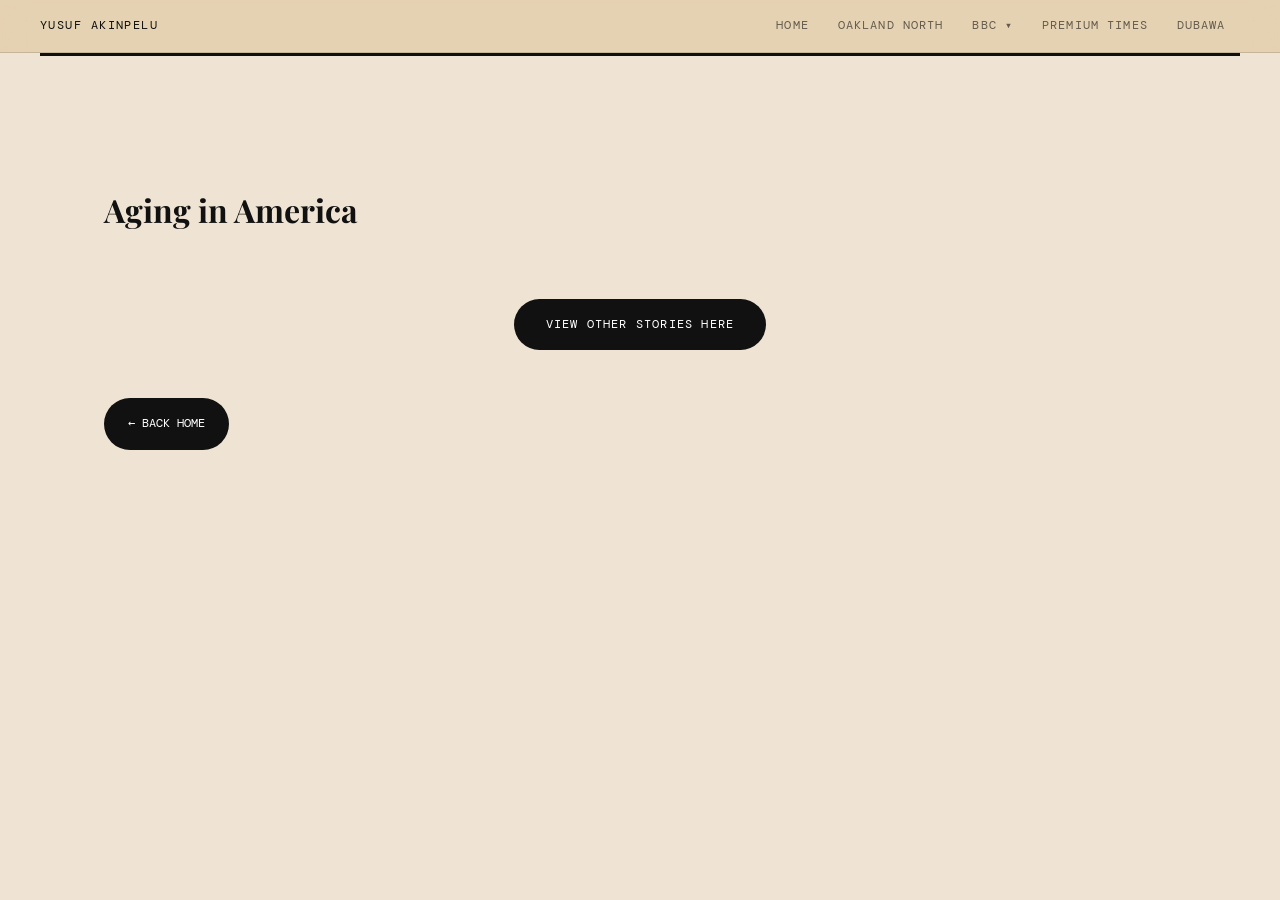
<file: aging-in-america.html>
<!DOCTYPE html>
<html lang="en">
<head>
<meta charset="UTF-8">
<meta name="viewport" content="width=device-width, initial-scale=1.0">
<title>Aging in America — Yusuf Akinpelu</title>

<link rel="preconnect" href="https://fonts.googleapis.com">
<link rel="preconnect" href="https://fonts.gstatic.com" crossorigin>

<link href="https://fonts.googleapis.com/css2?family=Playfair+Display:wght@400;700;900&family=DM+Sans:wght@300;400;500&family=DM+Mono:wght@400;500&display=swap" rel="stylesheet">

<style>

*{margin:0;padding:0;box-sizing:border-box;}

:root{
--ink:#111;
--paper:#efe4d3;
--gold:#c8931f;
--accent:#5a3935;
--rule:rgba(0,0,0,0.12);
--serif:'Playfair Display',serif;
--sans:'DM Sans',sans-serif;
--mono:'DM Mono',monospace;
}

body{
background:var(--paper);
font-family:var(--serif);
color:var(--ink);
line-height:1.6;
}

.container{
max-width:1200px;
margin:auto;
padding:4rem 2rem;
}

.hero{
margin-bottom:4rem;
}

.hero h1{
font-family:var(--serif);
font-size:clamp(3rem,8vw,6rem);
line-height:0.95;
margin-bottom:1rem;
}

.hero p{
max-width:700px;
opacity:0.7;
font-size:1.1rem;
}

.section-title{
font-family:var(--serif);
font-size:2.2rem;
margin-bottom:2rem;
margin-top:4rem;
}

.grid{
display:grid;
grid-template-columns:repeat(auto-fit,minmax(280px,1fr));
gap:1.5rem;
}

.card{
background:white;
padding:2rem;
border:1px solid var(--rule);
transition:0.3s ease;
text-decoration:none;
color:var(--ink);
display:block;
position:relative;
overflow:hidden;
}

.card:hover{
transform:translateY(-6px);
background:var(--ink);
color:white;
}

.card:hover .year{
color:var(--gold);
}

.year{
font-family:var(--mono);
font-size:0.8rem;
letter-spacing:0.1em;
text-transform:uppercase;
margin-bottom:1rem;
color:var(--accent);
transition:0.3s;
}

.card h3{
font-size:1.2rem;
font-weight:500;
}

.back{
display:inline-block;
margin-top:3rem;
padding:1rem 1.5rem;
background:#111;
color:#fff;
text-decoration:none;
font-family:var(--mono);
border-radius:999px;
font-size:0.75rem;
text-transform:uppercase;
}

.back:hover{
background:var(--accent);
color: var(--paper);
transform: translateY(-3px);
box-shadow: 0 10px 24px rgba(20, 106, 172, 0.771);
}

</style>

</head>
<body>

<div class="container">

<div class="container">

<h1 class="hero-name">Aging in America</h1>


<div class="grid">

</div>

<div style="text-align:center;margin-top:4rem;">
<a href="https://journalism.berkeley.edu/why-berkeley/our-work/irp/aging-in-america/"
target="_blank"
style="
display:inline-block;
padding:1rem 2rem;
background:#111;
color:white;
text-decoration:none;
border-radius:999px;
font-family:'DM Mono',monospace;
letter-spacing:0.1em;
text-transform:uppercase;
font-size:0.75rem;
">
View other stories here
</a>
</div>

<a href="index.html" class="back">← Back Home</a>

</div>
<script src="nav.js"></script>
</body>
</html>
</file>
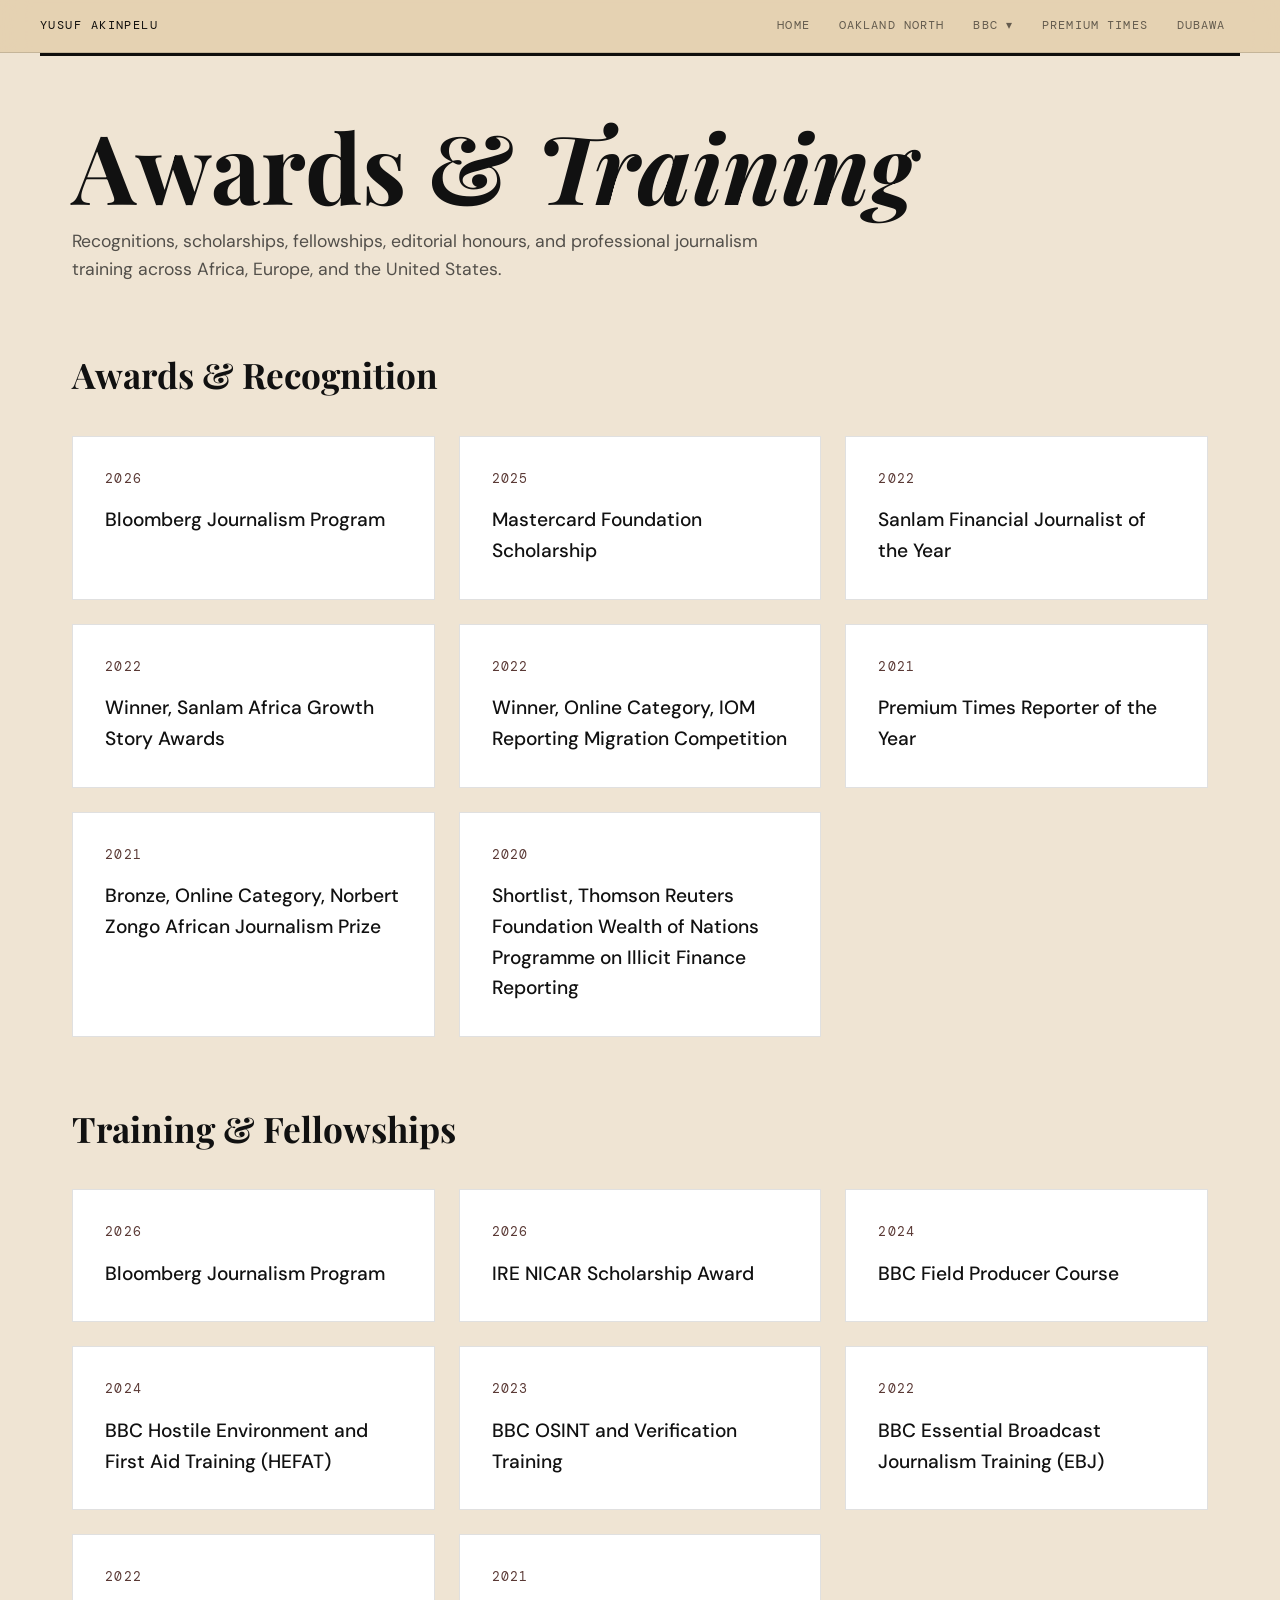
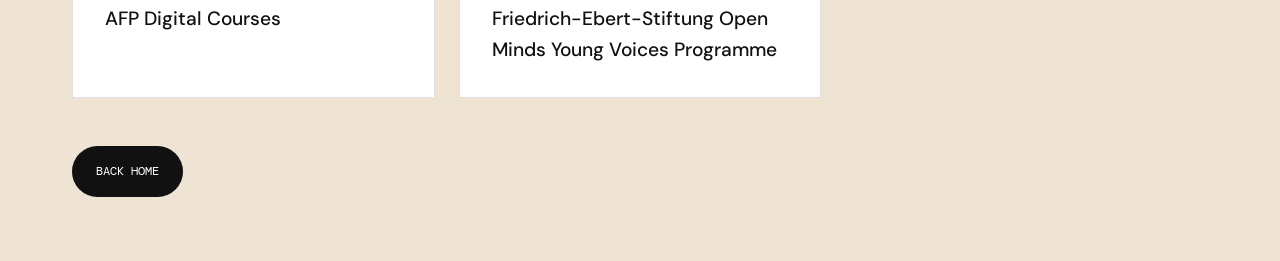
<file: awards.html>
<!DOCTYPE html>
<html lang="en">
<head>
<meta charset="UTF-8">
<meta name="viewport" content="width=device-width, initial-scale=1.0">
<title>Awards & Training — Yusuf Akinpelu</title>

<link rel="preconnect" href="https://fonts.googleapis.com">
<link rel="preconnect" href="https://fonts.gstatic.com" crossorigin>

<link href="https://fonts.googleapis.com/css2?family=Playfair+Display:wght@400;700;900&family=DM+Sans:wght@300;400;500&family=DM+Mono:wght@400;500&display=swap" rel="stylesheet">

<style>

*{margin:0;padding:0;box-sizing:border-box;}

:root{
--ink:#111;
--paper:#efe4d3;
--gold:#c8931f;
--accent:#5a3935;
--rule:rgba(0,0,0,0.12);
--serif:'Playfair Display',serif;
--sans:'DM Sans',sans-serif;
--mono:'DM Mono',monospace;
}

body{
background:var(--paper);
font-family:var(--sans);
color:var(--ink);
line-height:1.6;
}

.container{
max-width:1200px;
margin:auto;
padding:4rem 2rem;
}

.hero{
margin-bottom:4rem;
}

.hero h1{
font-family:var(--serif);
font-size:clamp(3rem,8vw,6rem);
line-height:0.95;
margin-bottom:1rem;
}

.hero p{
max-width:700px;
opacity:0.7;
font-size:1.1rem;
}

.section-title{
font-family:var(--serif);
font-size:2.2rem;
margin-bottom:2rem;
margin-top:4rem;
}

.grid{
display:grid;
grid-template-columns:repeat(auto-fit,minmax(280px,1fr));
gap:1.5rem;
}

.card{
background:white;
padding:2rem;
border:1px solid var(--rule);
transition:0.3s ease;
text-decoration:none;
color:var(--ink);
display:block;
position:relative;
overflow:hidden;
}

.card:hover{
transform:translateY(-6px);
background:var(--ink);
color:white;
}

.card:hover .year{
color:var(--gold);
}

.year{
font-family:var(--mono);
font-size:0.8rem;
letter-spacing:0.1em;
text-transform:uppercase;
margin-bottom:1rem;
color:var(--accent);
transition:0.3s;
}

.card h3{
font-size:1.2rem;
font-weight:500;
}

.back{
display:inline-block;
margin-top:3rem;
padding:1rem 1.5rem;
background:#111;
color:#fff;
text-decoration:none;
font-family:var(--mono);
border-radius:999px;
font-size:0.75rem;
text-transform:uppercase;
}

.back:hover{
background:var(--accent);
color: var(--paper);
transform: translateY(-3px);
box-shadow: 0 10px 24px rgba(20, 106, 172, 0.771);
}

</style>
</head>

<body>

<div class="container">

<div class="hero">
<h1 class="hero-name">Awards & <em>Training</em></h1>
<p>Recognitions, scholarships, fellowships, editorial honours, and professional journalism training across Africa, Europe, and the United States.</p>
</div>

<h2 class="section-title">Awards & Recognition</h2>

<div class="grid">

<div class="card">
<div class="year">2026</div>
<h3>Bloomberg Journalism Program</h3>
</div>

<div class="card">
<div class="year">2025</div>
<h3>Mastercard Foundation Scholarship</h3>
</div>

<a class="card" href="https://www.premiumtimesng.com/news/top-news/548301-premium-times-stories-shine-at-sanlam-financial-journalism-award-in-south-africa.html" target="_blank">
<div class="year">2022</div>
<h3>Sanlam Financial Journalist of the Year</h3>
</a>

<a class="card" href="https://www.premiumtimesng.com/news/top-news/548301-premium-times-stories-shine-at-sanlam-financial-journalism-award-in-south-africa.html" target="_blank">
<div class="year">2022</div>
<h3>Winner, Sanlam Africa Growth Story Awards</h3>
</a>

<a class="card" href="https://nigeria.iom.int/news/12-nigerian-journalists-awarded-quality-reporting-migration-issues" target="_blank">
<div class="year">2022</div>
<h3>Winner, Online Category, IOM Reporting Migration Competition</h3>
</a>

<a class="card" href="https://www.premiumtimesng.com/news/top-news/514690-premium-times-honours-reporters-at-maiden-award-ceremony.html" target="_blank">
<div class="year">2021</div>
<h3>Premium Times Reporter of the Year</h3>
</a>

<a class="card" href="https://www.premiumtimesng.com/news/top-news/495242-premium-times-journalist-shines-at-african-journalism-awards.html" target="_blank">
<div class="year">2021</div>
<h3>Bronze, Online Category, Norbert Zongo African Journalism Prize</h3>
</a>

<div class="card">
<div class="year">2020</div>
<h3>Shortlist, Thomson Reuters Foundation Wealth of Nations Programme on Illicit Finance Reporting</h3>
</div>

</div>

<h2 class="section-title">Training & Fellowships</h2>

<div class="grid">

<div class="card">
<div class="year">2026</div>
<h3>Bloomberg Journalism Program</h3>
</div>

<div class="card">
<div class="year">2026</div>
<h3>IRE NICAR Scholarship Award</h3>
</div>

<div class="card">
<div class="year">2024</div>
<h3>BBC Field Producer Course</h3>
</div>

<div class="card">
<div class="year">2024</div>
<h3>BBC Hostile Environment and First Aid Training (HEFAT)</h3>
</div>

<div class="card">
<div class="year">2023</div>
<h3>BBC OSINT and Verification Training</h3>
</div>

<div class="card">
<div class="year">2022</div>
<h3>BBC Essential Broadcast Journalism Training (EBJ)</h3>
</div>

<div class="card">
<div class="year">2022</div>
<h3>AFP Digital Courses</h3>
</div>

<div class="card">
<div class="year">2021</div>
<h3>Friedrich-Ebert-Stiftung Open Minds Young Voices Programme</h3>
</div>

</div>

<a href="index.html" class="back">Back Home</a>

</div>
<script src="nav.js"></script>
</body>
</html>
</file>
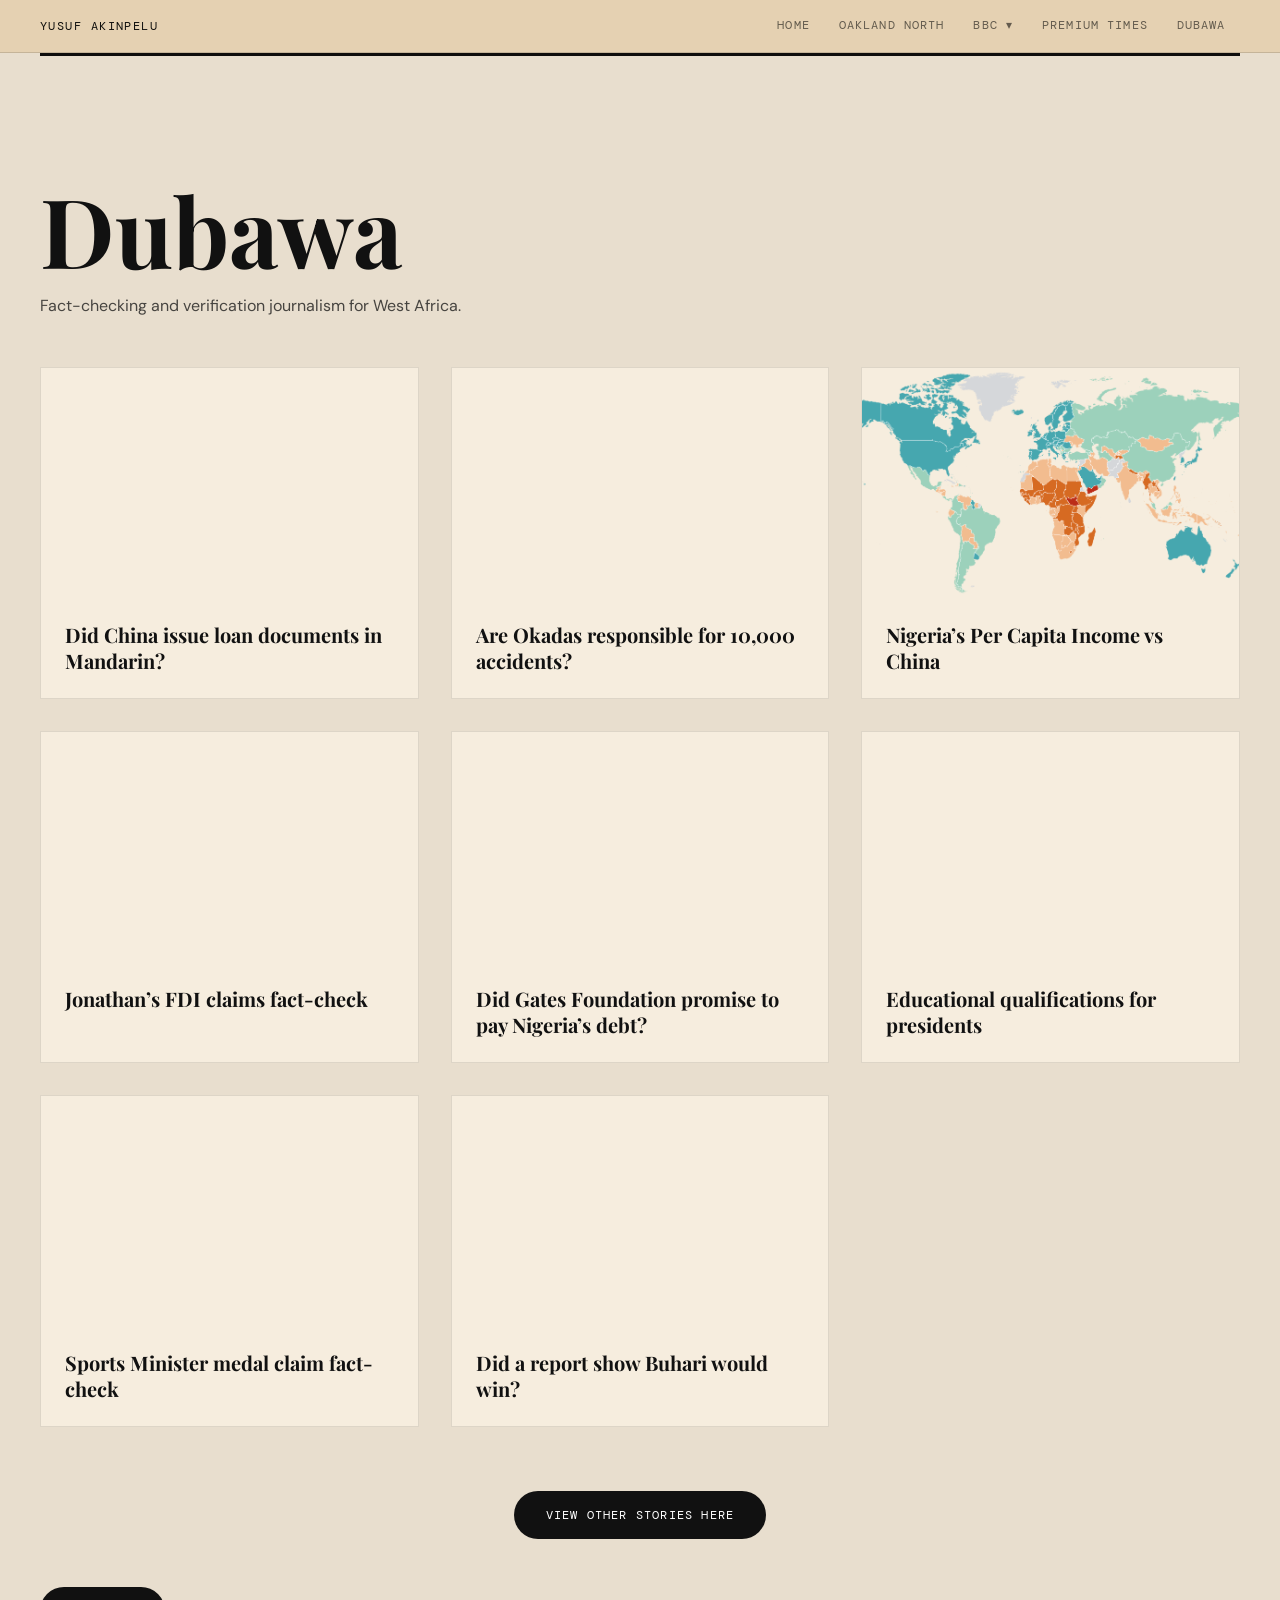
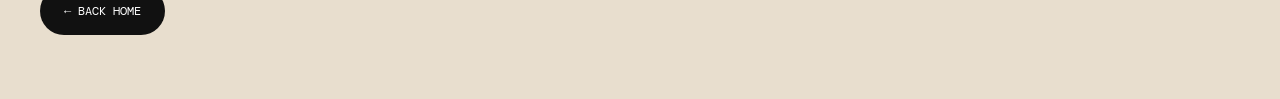
<file: dubawa.html>
<!DOCTYPE html>
<html lang="en">
<head>
<meta charset="UTF-8">
<meta name="viewport" content="width=device-width, initial-scale=1.0">
<title>Dubawa — Yusuf Akinpelu</title>

<link rel="preconnect" href="https://fonts.googleapis.com">
<link rel="preconnect" href="https://fonts.gstatic.com" crossorigin>

<link href="https://fonts.googleapis.com/css2?family=Playfair+Display:wght@400;700;900&family=DM+Sans:wght@300;400;500&family=DM+Mono:wght@400;500&display=swap" rel="stylesheet">

<style>

:root{
--serif:'Playfair Display', serif;
--mono:'DM Mono', monospace;
--sans:'DM Sans', sans-serif;
--paper:#e8dece;
--accent:#5a3935;
}

body{
margin:0;
background:#e8dece;
font-family:var(--sans);
color:#111;
}

.container{
max-width:1200px;
margin:auto;
padding:4rem 2rem;
}

.hero-name{
font-family:var(--serif);
font-size:clamp(3rem,8vw,6rem);
line-height:0.95;
margin-bottom:1rem;
}

.hero-name em{
font-style:italic;
font-weight:400;
}

p{
max-width:60ch;
line-height:1.7;
opacity:0.75;
}

.grid{
display:grid;
grid-template-columns:repeat(3,1fr);
gap:2rem;
margin-top:3rem;
}

.card{
background:#f6edde;
text-decoration:none;
color:#111;
overflow:hidden;
transition:0.3s;
border:1px solid rgba(0,0,0,0.1);
}

.card:hover{
transform:translateY(-6px);
box-shadow:0 16px 30px rgba(0,0,0,0.12);
}

.card img{
width:100%;
height:230px;
object-fit:cover;
display:block;
}

.content{
padding:1.5rem;
}

.content h3{
font-size:1.25rem;
line-height:1.3;
margin:0;
font-family:var(--serif);
}

.button-wrap{
margin-top:4rem;
}

.more-btn{
display:inline-block;
padding:1rem 1.8rem;
background:#111;
color:#fff;
text-decoration:none;
border-radius:999px;
letter-spacing:0.1em;
text-transform:uppercase;
font-size:0.75rem;
transition:0.3s;
}

.more-btn:hover{
background:#5a3935;
transform:translateY(-3px);
}

.back{
display:inline-block;
margin-top:3rem;
padding:1rem 1.5rem;
background:#111;
color:#fff;
text-decoration:none;
font-family:var(--mono);
border-radius:999px;
font-size:0.75rem;
text-transform:uppercase;
transition:0.3s;
}

.back:hover{
background:var(--accent);
color:var(--paper);
transform:translateY(-3px);
box-shadow:0 10px 24px rgba(20, 106, 172, 0.3);
}

@media(max-width:900px){
.grid{
grid-template-columns:1fr 1fr;
}
}

@media(max-width:600px){
.container{
padding:2rem 1rem;
}
.grid{
grid-template-columns:1fr;
}
.hero-name{
line-height:1;
}
.card img{
height:200px;
}
}

</style>
</head>

<body>

<div id="nav-placeholder"></div>

<div class="container">

<h1 class="hero-name">Dubawa</h1>
<p>Fact-checking and verification journalism for West Africa.</p>

<div class="grid">

<a class="card" target="_blank" href="https://dubawa.org/did-china-issue-loan-documents-to-nigeria-in-mandarin/">
<img src="https://i0.wp.com/dubawa.org/wp-content/uploads/2019/10/China-ok.jpg?w=1065&ssl=1"
alt="China loan documents fact check"
loading="lazy"
onerror="this.src='https://images.unsplash.com/photo-1526304640581-d334cdbbf45e?w=1200&auto=format&fit=crop';">

<div class="content">
<h3>Did China issue loan documents in Mandarin?</h3>
</div>
</a>

<a class="card" target="_blank" href="https://dubawa.org/are-okadas-responsible-for-10000-accidents-in-lagos/">
<img src="https://i0.wp.com/dubawa.org/wp-content/uploads/2020/02/WhatsApp-Image-2020-02-12-at-12.09.50.jpeg?w=1024&ssl=1"
alt="Okada motorcycle transport Lagos"
loading="lazy"
onerror="this.src='https://images.unsplash.com/photo-1520975958225-3f61d9b2f0c8?w=1200&auto=format&fit=crop';">

<div class="content">
<h3>Are Okadas responsible for 10,000 accidents?</h3>
</div>
</a>

<a class="card" target="_blank" href="https://dubawa.org/tbt-three-decades-ago-nigerias-per-capita-income-was-twice-that-of-chinas/">
<img src="assets/gdp.png"
alt="Nigeria China economic comparison"
loading="lazy"
onerror="this.src='https://images.unsplash.com/photo-1520607162513-77705c0f0d4a?w=1200&auto=format&fit=crop';">

<div class="content">
<h3>Nigeria’s Per Capita Income vs China</h3>
</div>
</a>

<a class="card" target="_blank" href="https://dubawa.org/ex-president-jonathans-claims-on-nigerias-fdi-inflation-rate-under-him-misleading/">
<img src="https://i0.wp.com/dubawa.org/wp-content/uploads/2019/06/Goodluck-Jonathan.jpg?w=1000&ssl=1"
alt="Jonathan economic fact check"
loading="lazy"
onerror="this.src='https://images.unsplash.com/photo-1521791136064-7986c2920216?w=1200&auto=format&fit=crop';">

<div class="content">
<h3>Jonathan’s FDI claims fact-check</h3>
</div>
</a>

<a class="card" target="_blank" href="https://dubawa.org/did-bill-melinda-gates-foundation-promise-to-pay-off-nigerias-debt-to-japan/">
<img src="https://i0.wp.com/dubawa.org/wp-content/uploads/2019/05/BILL.jpg?w=1000&ssl=1"
alt="Bill Gates fact check"
loading="lazy"
onerror="this.src='https://images.unsplash.com/photo-1552581234-26160f608093?w=1200&auto=format&fit=crop';">

<div class="content">
<h3>Did Gates Foundation promise to pay Nigeria’s debt?</h3>
</div>
</a>

<a class="card" target="_blank" href="https://dubawa.org/true-usa-germany-france-have-no-educational-qualification-for-office-of-president/">
<img src="https://www.elysee.fr/cdn-cgi/image/format=auto%2Cquality=100%2Cwidth=1280%2Cheight=710%2Ctrim=0%3B7%3B1744%3B875%2Cfit=cover/images/default/0001/02/b1318d557ef0edf9e0357ba0fd79018455b3a5f6.jpeg"
alt="Presidential qualification fact check"
loading="lazy"
onerror="this.src='https://images.unsplash.com/photo-1526948128573-703ee1aeb6fa?w=1200&auto=format&fit=crop';">

<div class="content">
<h3>Educational qualifications for presidents</h3>
</div>
</a>

<a class="card" target="_blank" href="https://dubawa.org/nigeria-has-not-won-over-700-medals-in-the-last-3-year-why-the-the-sports-ministers-claim-is-likely-to-be-false/">
<img src="https://i0.wp.com/dubawa.org/wp-content/uploads/2019/04/df6f5a3b-a0f4-4f26-aebd-0fe9e761f5f8.png?w=1280&ssl=1"
alt="Sports fact check Nigeria medals"
loading="lazy"
onerror="this.src='https://images.unsplash.com/photo-1521412644187-c49fa049e84d?w=1200&auto=format&fit=crop';">

<div class="content">
<h3>Sports Minister medal claim fact-check</h3>
</div>
</a>

<a class="card" target="_blank" href="https://dubawa.org/did-a-report-show-that-buhari-would-win-the-election/">
<img src="https://i0.wp.com/dubawa.org/wp-content/uploads/2019/02/Atiku-and-Buhari.jpg?w=1000&ssl=1"
alt="Election fact check Nigeria"
loading="lazy"
onerror="this.src='https://images.unsplash.com/photo-1509099836639-18ba1795216d?w=1200&auto=format&fit=crop';">

<div class="content">
<h3>Did a report show Buhari would win?</h3>
</div>
</a>

</div>

<div style="text-align:center;margin-top:4rem;">
<a href="https://dubawa.org/author/yusuf-akinpelu/"
target="_blank"
style="
display:inline-block;
padding:1rem 2rem;
background:#111;
color:white;
text-decoration:none;
border-radius:999px;
font-family:'DM Mono',monospace;
letter-spacing:0.1em;
text-transform:uppercase;
font-size:0.75rem;
">
View other stories here
</a>
</div>

<a href="index.html" class="back">← Back Home</a>

</div>
<script src="nav.js"></script>
</body>
</html>
</file>
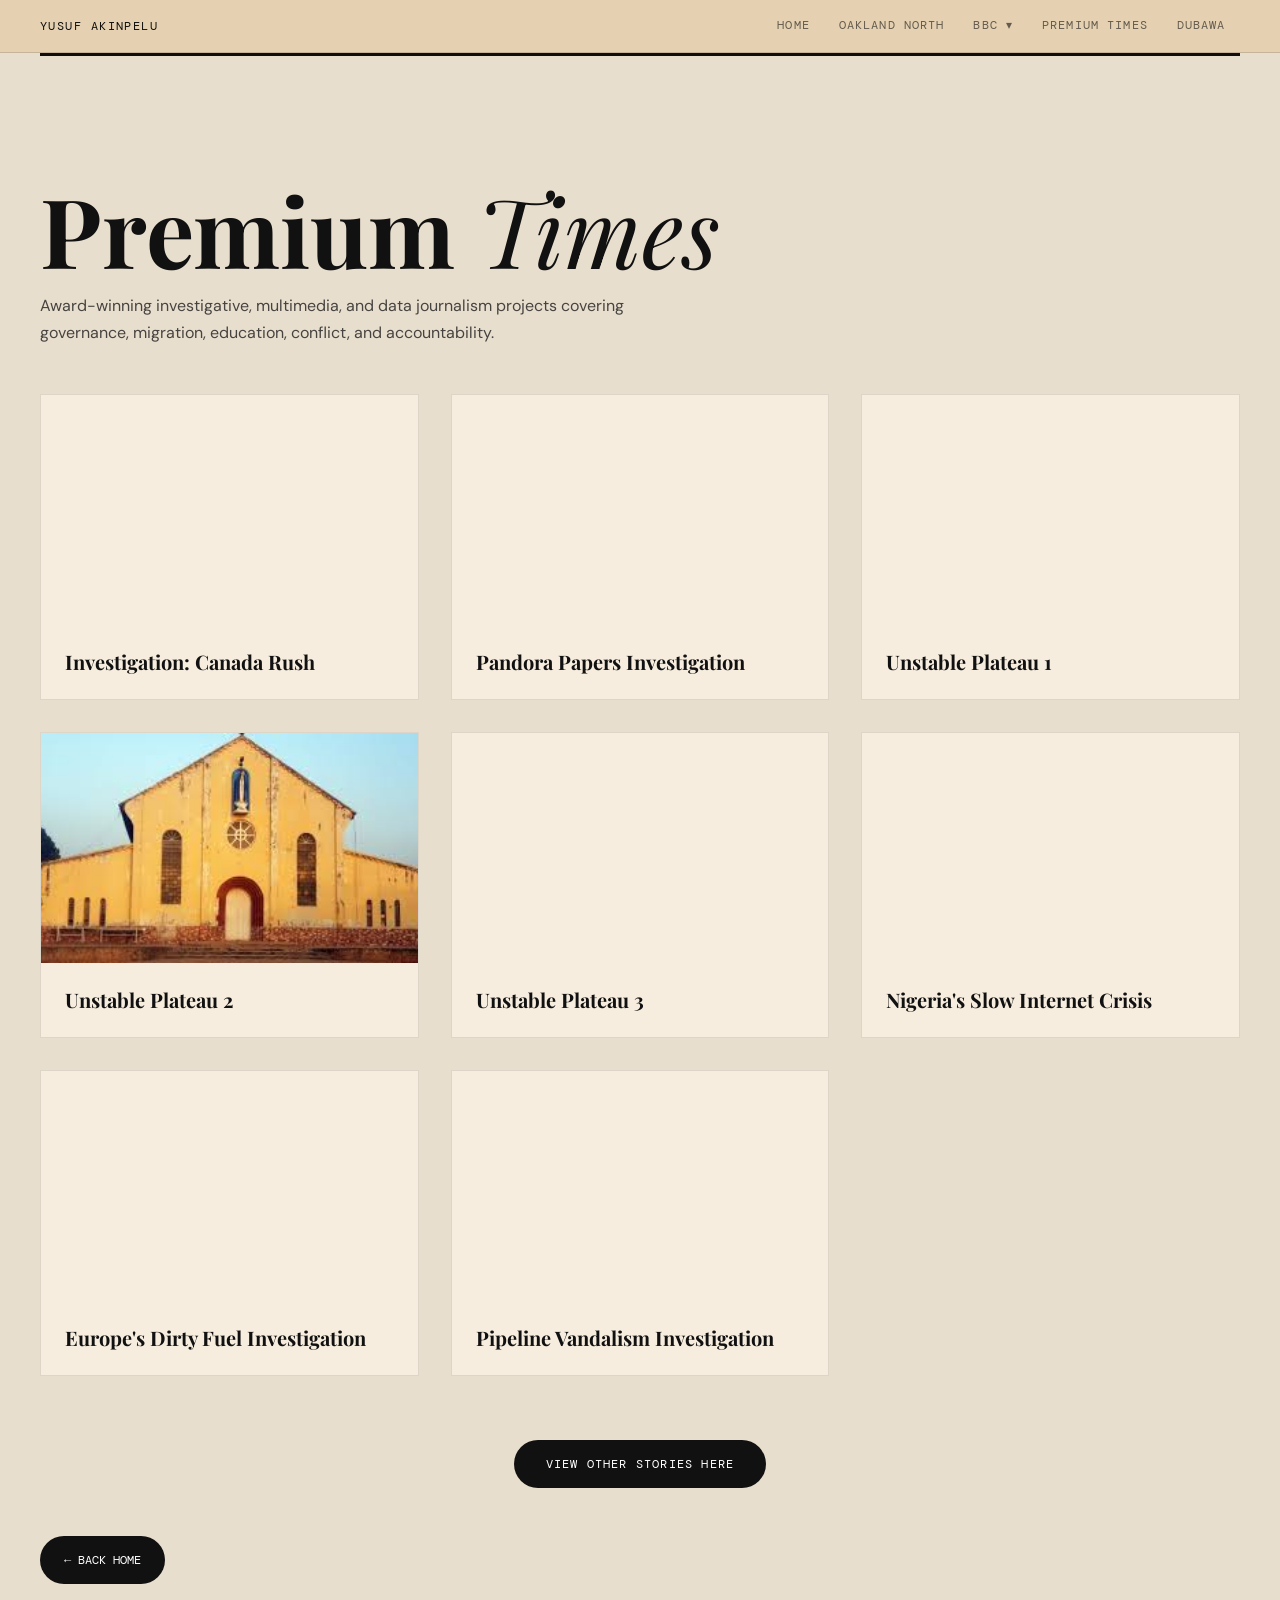
<file: premium-times.html>
<!DOCTYPE html>
<html lang="en">

<head>
<meta charset="UTF-8">
<meta name="viewport" content="width=device-width, initial-scale=1.0">

<title>Premium Times — Yusuf Akinpelu</title>

<link rel="preconnect" href="https://fonts.googleapis.com">
<link rel="preconnect" href="https://fonts.gstatic.com" crossorigin>

<link href="https://fonts.googleapis.com/css2?family=Playfair+Display:wght@400;700;900&family=DM+Sans:wght@300;400;500&family=DM+Mono:wght@400;500&display=swap" rel="stylesheet">

<style>

:root{
--serif:'Playfair Display', serif;
--mono:'DM Mono', monospace;
--sans:'DM Sans', sans-serif;
--paper:#e8dece;
--ink:#0f0e0c;
--rule:rgba(15,14,12,0.15);
--accent:#5a3935;
}

body{
margin:0;
background:#e8dece;
font-family:var(--sans);
color:#111;
}

/* ── SHARED NAV STYLES ── */
.nav {
  position: sticky;
  top: 0;
  z-index: 200;
  background: rgba(229,209,177,0.97);
  backdrop-filter: blur(14px);
  -webkit-backdrop-filter: blur(14px);
  border-bottom: 1px solid var(--rule);
  padding: 0 2rem;
}
.nav-inner {
  max-width: 1200px; margin: 0 auto;
  display: flex; align-items: center; justify-content: space-between;
  height: 52px;
}
.nav a {
  font-family: var(--mono); font-size: 0.75rem;
  letter-spacing: 0.12em; text-transform: uppercase;
  color: var(--ink); text-decoration: none;
}
.nav ul {
  display: flex; list-style: none; position: relative;
  font-family: var(--mono); font-size: 0.72rem;
  letter-spacing: 0.1em; text-transform: uppercase;
  margin: 0; padding: 0;
}
.nav ul > li { position: relative; }
.nav ul a {
  color: var(--ink); text-decoration: none; opacity: 0.6;
  transition: opacity 0.2s; padding: 0 0.9rem;
  display: block; line-height: 52px;
}
.nav ul a:hover { opacity: 1; }
.nav ul ul {
  display: none; position: absolute; top: 52px; left: 50%;
  transform: translateX(-50%);
  background: rgba(229,209,177,0.99); backdrop-filter: blur(14px);
  border: 1px solid var(--rule); min-width: 195px;
  list-style: none; padding: 0.4rem 0; z-index: 300;
  flex-direction: column;
}
.nav ul li:hover > ul { display: flex; }
.nav ul ul a { line-height: 1; padding: 0.75rem 1.25rem; opacity: 0.65; font-size: 0.7rem; }
.nav ul ul a:hover { opacity: 1; background: rgba(0,0,0,0.05); }
.top-rule { max-width: 1200px; margin: 0 auto; border: none; border-top: 3px solid var(--ink); }
/* ── END SHARED NAV STYLES ── */

.container{
max-width:1200px;
margin:auto;
padding:4rem 2rem;
}

.hero-name{
font-family:var(--serif);
font-size:clamp(3rem,8vw,6rem);
line-height:0.95;
margin-bottom:1rem;
}

.hero-name em{
font-style:italic;
font-weight:400;
}

p{
max-width:60ch;
line-height:1.7;
opacity:0.75;
}

.grid{
display:grid;
grid-template-columns:repeat(3,1fr);
gap:2rem;
margin-top:3rem;
}

.card{
background:#f6edde;
text-decoration:none;
color:#111;
overflow:hidden;
transition:0.3s;
border:1px solid rgba(0,0,0,0.1);
}

.card:hover{
transform:translateY(-6px);
box-shadow:0 16px 30px rgba(0,0,0,0.12);
}

.card img{
width:100%;
height:230px;
object-fit:cover;
display:block;
}

.content{
padding:1.5rem;
}

.content h3{
font-size:1.25rem;
line-height:1.3;
margin:0;
font-family:var(--serif);
}

.button-wrap{
margin-top:4rem;
}

.more-btn{
display:inline-block;
padding:1rem 1.8rem;
background:#111;
color:#fff;
text-decoration:none;
border-radius:999px;
letter-spacing:0.1em;
text-transform:uppercase;
font-size:0.75rem;
transition:0.3s;
}

.more-btn:hover{
background:#5a3935;
transform:translateY(-3px);
}

.back{
display:inline-block;
margin-top:3rem;
padding:1rem 1.5rem;
background:#111;
color:#fff;
text-decoration:none;
font-family:var(--mono);
border-radius:999px;
font-size:0.75rem;
text-transform:uppercase;
transition:0.3s;
}

.back:hover{
background:var(--accent);
color:var(--paper);
transform:translateY(-3px);
box-shadow:0 10px 24px rgba(20, 106, 172, 0.771);
}

@media(max-width:900px){

.grid{
grid-template-columns:1fr 1fr;
}

}

@media(max-width:768px){
.nav ul { display: none; }
}

@media(max-width:600px){

.container{
padding:2rem 1rem;
}

.grid{
grid-template-columns:1fr;
}

.hero-name{
line-height:1;
}

.card img{
height:200px;
}

}

</style>
</head>

<body>

<div id="nav-placeholder"></div>

<div class="container">

<h1 class="hero-name">Premium <em>Times</em></h1>
<p>
Award-winning investigative, multimedia, and data journalism projects covering governance, migration, education, conflict, and accountability.
</p>

<div class="grid">

<a class="card" href="https://www.premiumtimesng.com/news/headlines/503922-investigation-canada-rush-what-desperate-nigerian-asylum-seekers-are-telling-canada-about-nigeria.html" target="_blank">

<img
src="https://scontent-sjc6-1.xx.fbcdn.net/v/t39.30808-6/473529228_2772638712918655_6146125050277835670_n.jpg?_nc_cat=108&ccb=1-7&_nc_sid=127cfc&_nc_ohc=HcipsipuGeQQ7kNvwH-Aj4W&_nc_oc=AdosgJF-rC6rWeJIBWdDeXR5UG5ONgZEL7hmOuclZWCjmGVDmJnEYRiF0BR6stkNO_D2WxmdXEvaIrhpjYT88kx4&_nc_zt=23&_nc_ht=scontent-sjc6-1.xx&_nc_gid=vMcQ8j59ZeBNuu6wk44ERQ&_nc_ss=7b2a8&oh=00_Af4kYf2bi1I3X8QJXm7OgFtP0CFSQgmHHrGkRPszzxvPfw&oe=6A0C5D21"
alt="Canada immigration story"
loading="lazy"
onerror="this.src='https://images.unsplash.com/photo-1504711434969-e33886168f5c?w=640&q=75&auto=format';">

<div class="content">
<h3>Investigation: Canada Rush</h3>
</div>

</a>

<a class="card" href="https://www.premiumtimesng.com/news/headlines/489309-pandora-papers-ex-governors-ex-minister-others-kept-n117-billion-assets-in-two-tax-haven-banks.html" target="_blank">

<img
src="https://media.icij.org/uploads/2021/10/Overview.jpg"
alt="Financial corruption investigation"
loading="lazy"
onerror="this.src='https://images.unsplash.com/photo-1504711434969-e33886168f5c?w=640&q=75&auto=format';">

<div class="content">
<h3>Pandora Papers Investigation</h3>
</div>

</a>

<a class="card" href="https://www.premiumtimesng.com/news/headlines/504034-investigation-unstable-plateau-1-inside-story-of-carnage-that-killed-37-people-in-yelwa-zangam.html" target="_blank">

<img
src="https://cdn.britannica.com/74/246774-050-22A84A51/Locator-map-Jos-Plateau.jpg?w=300"
alt="Conflict reporting in Plateau"
loading="lazy"
onerror="this.src='https://images.unsplash.com/photo-1504711434969-e33886168f5c?w=640&q=75&auto=format';">

<div class="content">
<h3>Unstable Plateau 1</h3>
</div>

</a>

<a class="card" href="https://www.premiumtimesng.com/news/headlines/506301-unstable-plateau-2-how-muslims-christians-work-for-peace-in-troubled-nigerian-state.html" target="_blank">

<img
src="[data-uri]    "
alt="Peace and community story"
loading="lazy"
onerror="this.src='https://images.unsplash.com/photo-1504711434969-e33886168f5c?w=640&q=75&auto=format';">

<div class="content">
<h3>Unstable Plateau 2</h3>
</div>

</a>

<a class="card" href="https://www.premiumtimesng.com/news/headlines/513375-unstable-plateau-3-a-wounded-people-and-their-healing-process.html" target="_blank">

<img
src="https://www.aljazeera.com/wp-content/uploads/2022/04/WEB-NIGERIA-PLATEAU-STATE-ABUJA-1000X562.jpg?resize=770%2C513&quality=80"
alt="Healing and recovery story"
loading="lazy"
onerror="this.src='https://images.unsplash.com/photo-1504711434969-e33886168f5c?w=640&q=75&auto=format';">

<div class="content">
<h3>Unstable Plateau 3</h3>
</div>

</a>

<a class="card" href="https://www.premiumtimesng.com/news/headlines/491234-special-report-dogged-by-slow-internet-connectivity-nigerians-and-their-businesses-count-losses.html" target="_blank">

<img
src="https://i0.wp.com/media.premiumtimesng.com/wp-content/files/2021/10/Pic2.png?resize=520%2C349&ssl=1"
alt="Internet connectivity story"
loading="lazy"
onerror="this.src='https://images.unsplash.com/photo-1504711434969-e33886168f5c?w=640&q=75&auto=format';">

<div class="content">
<h3>Nigeria's Slow Internet Crisis</h3>
</div>

</a>

<a class="card" href="https://www.premiumtimesng.com/news/headlines/435772-special-report-how-nigerians-are-paying-deadly-price-for-europes-dirty-fuel.html?tztc=1" target="_blank">

<img
src="https://scontent-sjc6-1.xx.fbcdn.net/v/t39.30808-6/473529228_2772638712918655_6146125050277835670_n.jpg?_nc_cat=108&ccb=1-7&_nc_sid=127cfc&_nc_ohc=HcipsipuGeQQ7kNvwEXCU_X&_nc_oc=Ado4ZiIavTP5Uf56llqQfABvsxAnPPPfm6cgzezMp6D6Fd7ma9SUcpRLIY6yKJi12GDk_Nc18Kjp06brBoVA446p&_nc_zt=23&_nc_ht=scontent-sjc6-1.xx&_nc_gid=QJkcATprWMv9p09dQOGQMA&_nc_ss=7b2a8&oh=00_Af4kYf2bi1I3X8QJXm7OgFtP0CFSQgmHHrGkRPszzxvPfw&oe=6A0C5D21"
alt="Europe's Dirty Fuel"
loading="lazy"
onerror="this.src='https://images.unsplash.com/photo-1504711434969-e33886168f5c?w=640&q=75&auto=format';">

<div class="content">
<h3>Europe's Dirty Fuel Investigation</h3>
</div>

</a>

<a class="card" href="https://www.premiumtimesng.com/news/headlines/454439-analysis-nigeria-spends-billions-on-pipeline-maintenance-as-hundreds-are-vandalised-annually.html?tztc=1" target="_blank">

<img
src="https://scontent-sjc3-1.xx.fbcdn.net/v/t1.6435-9/172103150_1746809395501597_7275905433107376800_n.jpg?_nc_cat=106&ccb=1-7&_nc_sid=127cfc&_nc_ohc=6rjwUvThMEsQ7kNvwHIbxyJ&_nc_oc=AdpEEN8kQuBHSp-FK9THE_scn6VK8q_aq7_X_D2BmAM9Cg8EMsatjTd0r_oWPgcSvD2AEwlOjfi-50KueWWW18uK&_nc_zt=23&_nc_ht=scontent-sjc3-1.xx&_nc_gid=oBXlx6C3_3J9CjGHSKOf8Q&_nc_ss=7b2a8&oh=00_Af74l0ik92tGQMKVUryLwzMyIF97FjWsyY_iS3BAfVRVig&oe=6A2DF640"
alt="Pipeline vandalism investigation"
loading="lazy"
onerror="this.src='https://images.unsplash.com/photo-1504711434969-e33886168f5c?w=640&q=75&auto=format';">

<div class="content">
<h3>Pipeline Vandalism Investigation</h3>
</div>

</a>

</div>

<div style="text-align:center;margin-top:4rem;">

<a href="https://www.premiumtimesng.com/author/yusufakinpelu/"
target="_blank"
style="
display:inline-block;
padding:1rem 2rem;
background:#111;
color:white;
text-decoration:none;
border-radius:999px;
font-family:'DM Mono',monospace;
letter-spacing:0.1em;
text-transform:uppercase;
font-size:0.75rem;
transition:0.3s;
">
View other stories here

</a>

</div>

<a href="index.html" class="back">← Back Home</a>

</div>
<script src="nav.js"></script>
</body>
</html>
</file>
